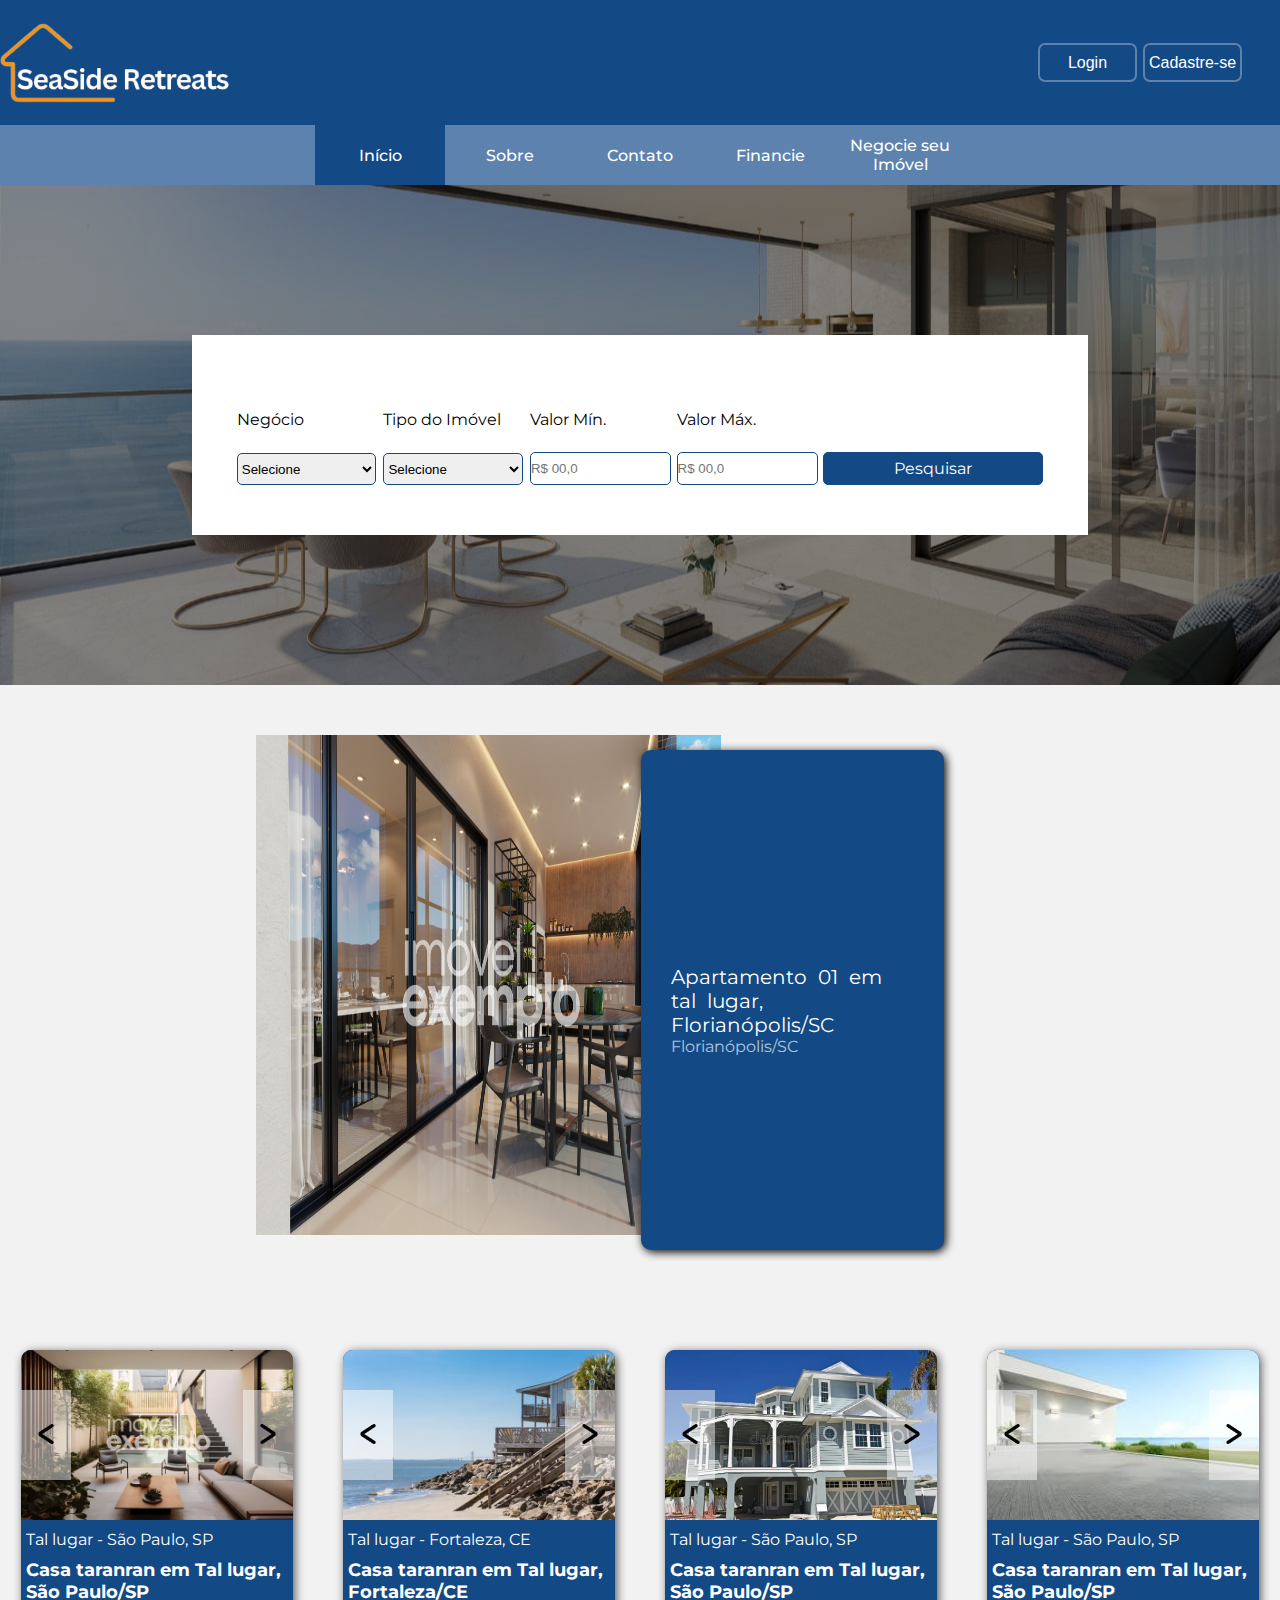
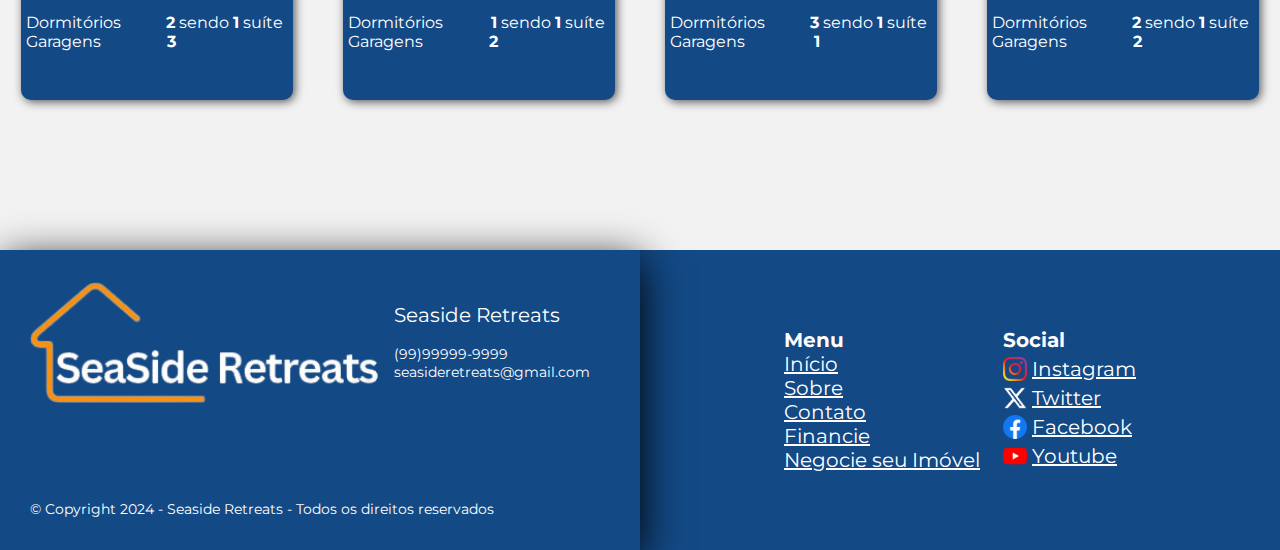
<file: Site/Início/index.html>
<!DOCTYPE html>
<html lang="pt-br">
<head>
    <meta charset="UTF-8">
    <meta http-equiv="X-UA-Compatible" content="IE=edge">
    <meta name="viewport" content="width=device-width, initial-scale=1.0">
    <title>SeaSide Retreats</title>
    <link rel="stylesheet" href="telas.css">
</head>
<body>

    <header id="cabecalho1">

        <img src="Logo Seaside.png" alt="Logo" width="230px">
        <div id="LoCa">
            <a id="linkLogin" href="../Login/login.html"><button id="login" class="botoes" >Login</button></a>
            <a id="linkCad" href="../Cadastro/cadastro.html"><button class="botoes" id="login">Cadastre-se</button></a>
        </div>

    </header>
    <nav id="barraNavegacao">

        <ul id="menu">

            <li class="menuItens"><a class="linkMenu" href="../Início/index.html" id="inicio">Início</a></li>
            <li class="menuItens"><a class="linkMenu" href="../Sobre/sobre.html" id="sobre">Sobre</a></li>
            <li class="menuItens"><a class="linkMenu" href="../Contato/contato.html" id="contato">Contato</a></li>
            <li class="menuItens"><a class="linkMenu" href="../Financie/financie.html" id="financie">Financie</a></li>
            <li class="menuItens"><a class="linkMenu" href="../Site/Negocio/negocio.html" id="negocie">Negocie seu Imóvel</a></li>

        </ul>

    </nav>

    <div id="caixaFiltro">
        <div id="sombra">
                <form action="pesquisa.html" name="filtroPesquisa" id="filtro">
                    <ul id="menuFiltro">

                        <li class="itensFiltro">Negócio

                            <select name="negocio" id="selectNegocio" class= "selectsFiltro">
                                <option value="Selecione" disabled selected class="optionsFiltro">Selecione</option>
                                <option value="Comprar" class="optionsFiltro">Comprar</option>
                                <option value="Alugar" class="optionsFiltro">Alugar</option>
                            </select>

                        </li>
                        <li class="itensFiltro">Tipo do Imóvel

                            <select name="tipo" class="selectsFiltro" >
                                <option value="Selecione" disabled selected class="optionsFiltro">Selecione</option>
                                <option value="Apartamento" class="optionsFiltro">Apartamento</option>
                                <option value="Casa" class="optionsFiltro">Casa</option>
                            </select>

                        </li>
                        <li class="itensFiltro">Valor Mín.
                            <input type="text" name="valorMin" id="" class="inputsFiltro" placeholder="R$ 00,0">
                        </li>
                        <li class="itensFiltro">Valor Máx.
                            <input type="text" name="valormax" class="inputsFiltro" placeholder="R$ 00,0">
                        </li>
                        <input type="submit" value="Pesquisar" id="submitPesquisa" class="inputsFiltro">
                    </ul>
                        

                </form>
        </div>
    </div>
    <div id="centerMain">
        <main id="destaque">

            <div id="imagem"></div>
            <div id="descDestaque">
                <div id="textoDestaque">
                    <p id="tituloDestaque">Apartamento 01 em tal lugar, Florianópolis/SC</p>

                    <p id="cidadeEstado">Florianópolis/SC</p>
                </div>
            </div>
            

        </main>
        <ul id="casas1">

            <li class="itens-casas"><div class="itens-casas-div" id="casa1">

                <button id="btn-left1" class="btn-casas" onclick="mudarImgEsquerda()"><img src="seta-left btn.png" alt="seta" width="20px"></button>
                <button id="btn-right1" class="btn-casas" onclick="mudarImgDireita()"><img src="seta-right btn .png" alt="seta" width="20px"></button>

            </div>

                <p id="local-casa1">Tal lugar - São Paulo, SP</p>
                <p id="desc-casa1"><b>Casa taranran em Tal lugar, São Paulo/SP</b></p>
                <span id="dorm-casa1">Dormitórios  <p><b>2</b> sendo <b>1</b> suíte</p></span>
                <p id="gar-casa1">Garagens <strong>3</strong></p></li>

            <li class="itens-casas"><div class="itens-casas-div" id="casa2">

                <button id="btn-left1" class="btn-casas" onclick="mudarImgEsquerda()"><img src="seta-left btn.png" alt="seta" width="20px"></button>
                <button id="btn-right1" class="btn-casas" onclick="mudarImgDireita()"><img src="seta-right btn .png" alt="seta" width="20px"></button>

            </div>

                <p id="local-casa1">Tal lugar - Fortaleza, CE</p>
                <p id="desc-casa1"><b>Casa taranran em Tal lugar, Fortaleza/CE</b></p>
                <span id="dorm-casa1">Dormitórios  <p><b>1</b> sendo <b>1</b> suíte</p></span>
                <p id="gar-casa1">Garagens <strong>2</strong></p></li>

            <li class="itens-casas"><div class="itens-casas-div" id="casa3">

                <button id="btn-left1" class="btn-casas" onclick="mudarImgEsquerda()"><img src="seta-left btn.png" alt="seta" width="20px"></button>
                <button id="btn-right1" class="btn-casas" onclick="mudarImgDireita()"><img src="seta-right btn .png" alt="seta" width="20px"></button>

            </div>

                <p id="local-casa1">Tal lugar - São Paulo, SP</p>
                <p id="desc-casa1"><b>Casa taranran em Tal lugar, São Paulo/SP</b></p>
                <span id="dorm-casa1">Dormitórios  <p><b>3</b> sendo <b>1</b> suíte</p></span>
                <p id="gar-casa1">Garagens <strong>1</strong></p></li>

            <li class="itens-casas"><div class="itens-casas-div" id="casa4">

                <button id="btn-left1" class="btn-casas" onclick="mudarImgEsquerda()"><img src="seta-left btn.png" alt="seta" width="20px"></button>
                <button id="btn-right1" class="btn-casas" onclick="mudarImgDireita()"><img src="seta-right btn .png" alt="seta" width="20px"></button>

            </div>
                <p id="local-casa1">Tal lugar - São Paulo, SP</p>
                <p id="desc-casa1"><b>Casa taranran em Tal lugar, São Paulo/SP</b></p>
                <span id="dorm-casa1">Dormitórios  <p><b>2</b> sendo <b>1</b> suíte</p></span>
                <p id="gar-casa1">Garagens <strong>2</strong></p></li>
        </ul>
    </div>
    <footer id="rodape">

        <div id="sep1" class="sep">
            <div id="sep1-uppart">

                <img src="../Início/Logo Seaside.png" alt="Seaside Retreats" id="imgRodape">

                <div id="contatos">

                    <p id="seasideRodape">Seaside Retreats</p>
                    <br>
                    <p>(99)99999-9999</p>
                    <p>seasideretreats@gmail.com</p>

                </div>
            </div>

            <p id="copy">© Copyright 2024 - Seaside Retreats - Todos os direitos reservados</p>

        </div>
        <div id="sep2" class="sep">

            <div id="sep2-division">

                <ul id="sep2-division1">
                    <li><b>Menu</b></li>
                    <li ><a class="itens-division1" href="../Início/index.html">Início</a></li>
                    <li ><a class="itens-division1" href="../Sobre/sobre.html">Sobre</a></li>
                    <li ><a class="itens-division1" href="../Contato/contato.html">Contato</a></li>
                    <li ><a class="itens-division1" href="../Financie/financie.html">Financie</a></li>
                    <li ><a class="itens-division1" href="../Negocio/negocio.html">Negocie seu Imóvel</a></li>

                </ul>
                <ul id="sep2-division2">

                    <li class="sep2-division2-li"><b>Social</b></li>
                    <li class="sep2-division2-li"><img src="Instagram.png" alt="Instagram" width="24px"><a href="" class="itens-division2">Instagram</a></li>
                    <li class="sep2-division2-li"><img src="X.png" alt="Twitter" width="24px"><a href="" class="itens-division2">Twitter</a></li>
                    <li class="sep2-division2-li"><img src="Facebook.png" alt="Facebook" width="24px"><a href="" class="itens-division2">Facebook</a></li>
                    <li class="sep2-division2-li"><img src="Youtube.png" alt="Youtube" width="24px"><a href="" class="itens-division2">Youtube</a></li>

                </ul>

            </div>

        </div>

    </footer>
    <script src="site.js"></script>
</body>
</html>
</file>
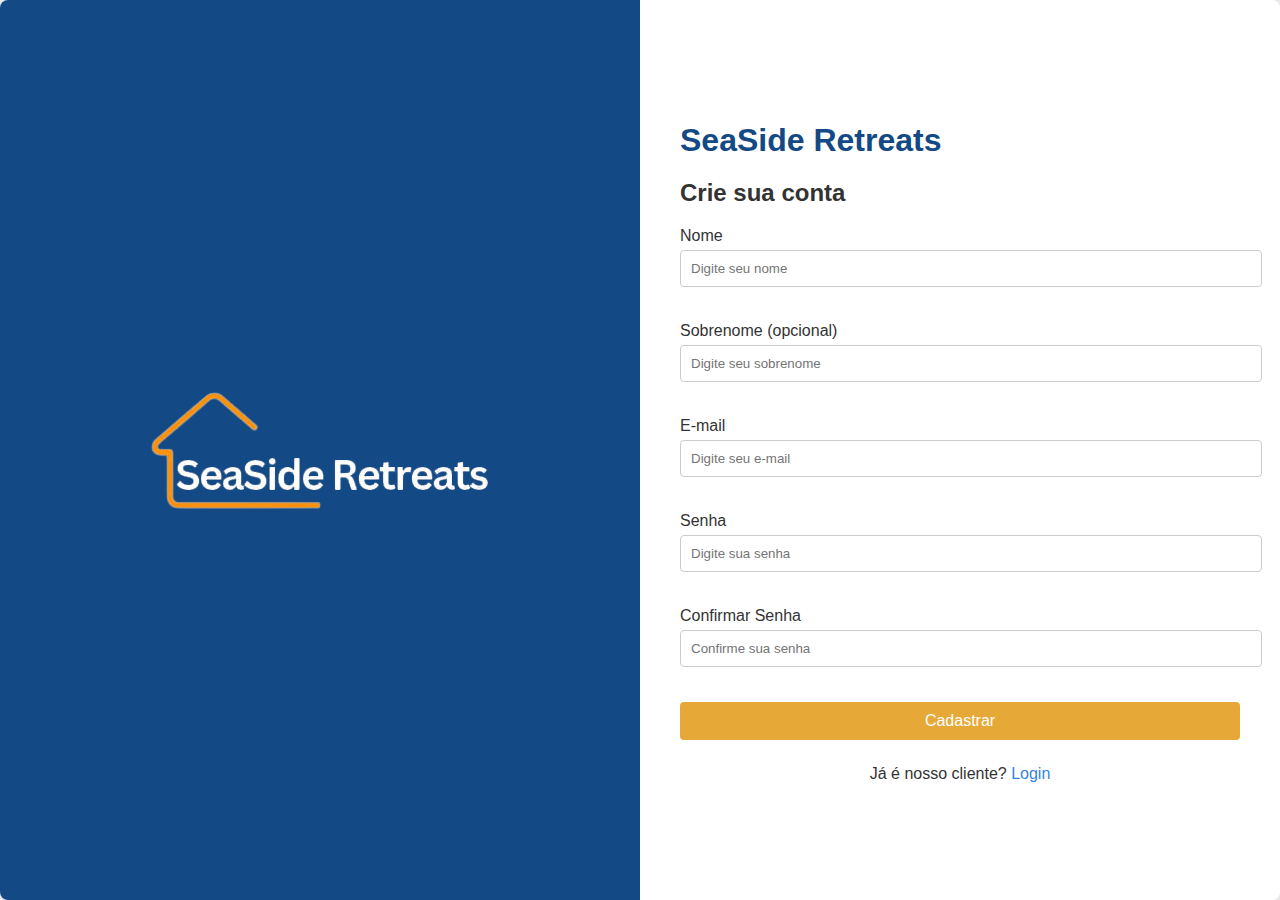
<file: Site/Cadastro/cadastro.html>
<!DOCTYPE html>
<html lang="pt-BR">
<head>
    <meta charset="UTF-8">
    <meta name="viewport" content="width=device-width, initial-scale=1.0">
    <title>SeaSide Retreats - Cadastro</title>
    <link rel="stylesheet" href="cad.css">
    <script src="cad.js" defer ></script>
</head>
<body>
    <div class="div-principal">
        <div class="c div-esquerda">
            <img src="Logo Seaside.png" alt="SeaSide Retreats" class="logo">
        </div>
        <div class="c div-direita">
            <form id="form-cadastro" action="../Login/login.html">
                <h1><span>SeaSide</span> Retreats</h1>
                <h2>Crie sua conta</h2>
                <div class="perguntas">
                    <label for="name">Nome</label>
                    <input type="text" id="nome" placeholder="Digite seu nome">
                    <span class="erro"></span>
                </div>
                <div class="perguntas">
                    <label for="surname">Sobrenome (opcional)</label>
                    <input type="text" id="sobrenome" placeholder="Digite seu sobrenome">
                    <span class="erro"></span>
                </div>
                <div class="perguntas">
                    <label for="email">E-mail</label>
                    <input type="email" id="email" placeholder="Digite seu e-mail">
                    <span class="erro"></span>
                </div>
                <div class="perguntas">
                    <label for="password">Senha</label>
                    <input type="password" id="senha" placeholder="Digite sua senha">
                    <span class="erro"></span>
                </div>
                <div class="perguntas">
                    <label for="confsenha">Confirmar Senha</label>
                    <input type="password" id="confsenha" placeholder="Confirme sua senha">
                    <span class="erro"></span>
                </div>
                <button type="submit">Cadastrar</button>
                <p class="link">Já é nosso cliente? <a href="../Login/login.html">Login</a></p>
            </form>
        </div>
    </div>
</body>
</html>
</file>
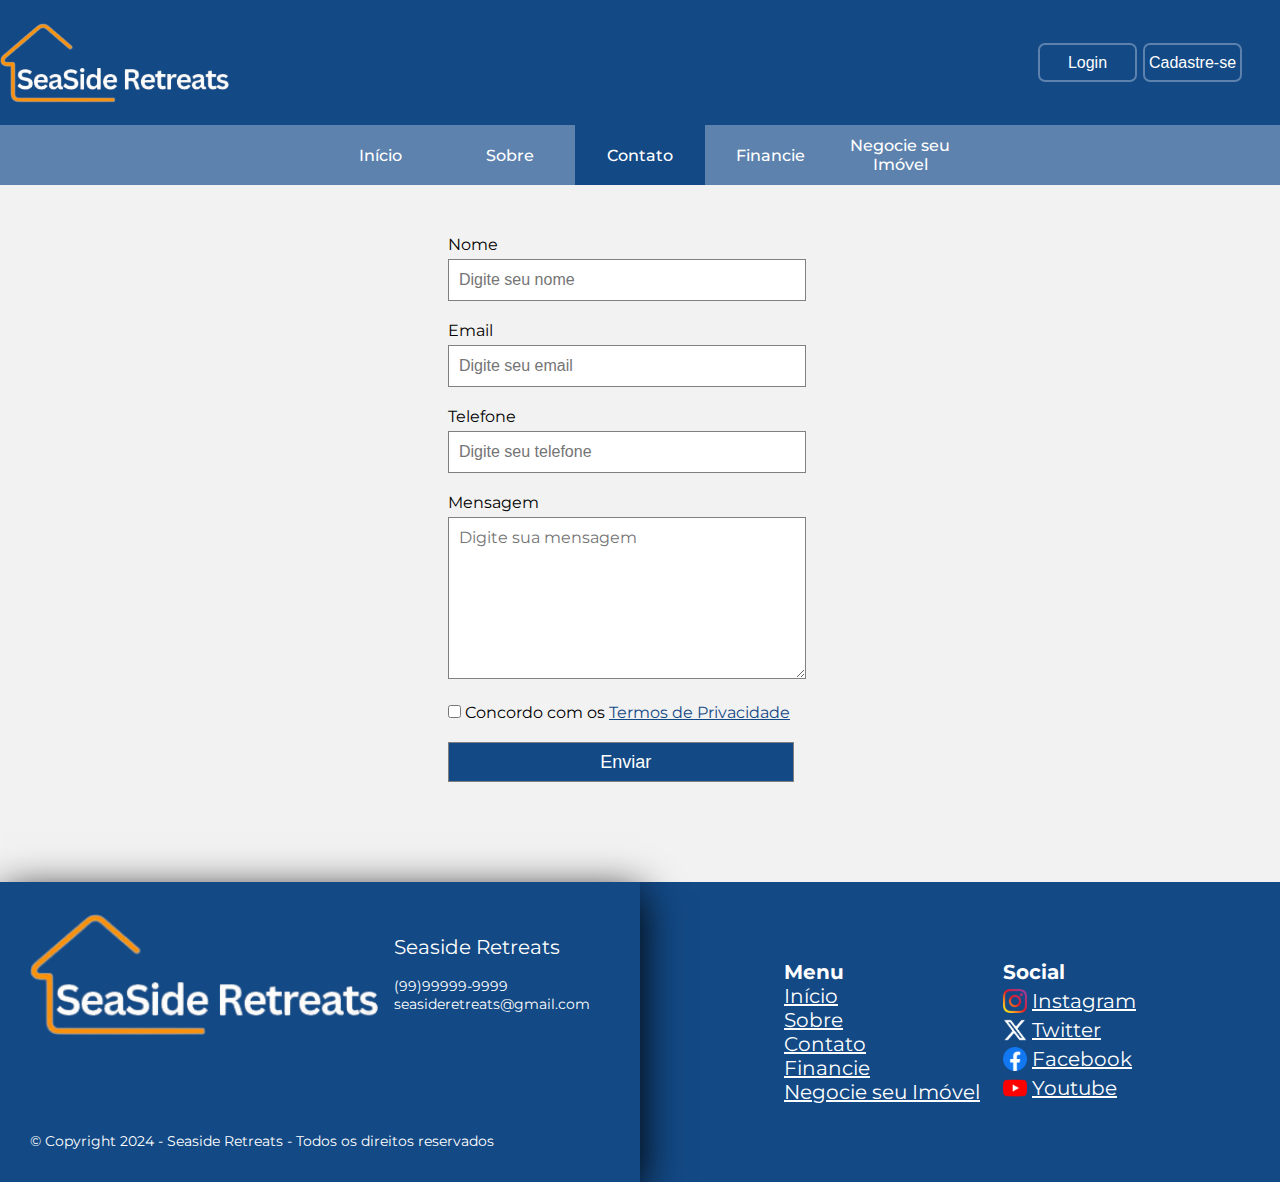
<file: Site/Contato/contato.html>
<!DOCTYPE html>
<html lang="pt-br">
<head>
    <meta charset="UTF-8">
    <meta name="viewport" content="width=device-width, initial-scale=1.0">
    <title>SeaSide Retreats</title>
    <link rel="stylesheet" href="contato.css">
</head>
<body>
    <header id="cabecalho1">

        <img src="../Início/Logo Seaside.png" alt="Logo" width="230px">
        <div id="LoCa">
            <a id="linkLogin" href="../Login/login.html"><button id="login" class="botoes" >Login</button></a>
            <a id="linkCad" href="../Cadastro/cadastro.html"><button class="botoes" id="login">Cadastre-se</button></a>
        </div>

    </header>
    <nav id="barraNavegacao">

        <ul id="menu">

            <li class="menuItens"><a class="linkMenu" href="../Início/index.html" id="inicio">Início</a></li>
            <li class="menuItens"><a class="linkMenu" href="../Sobre/sobre.html" id="sobre">Sobre</a></li>
            <li class="menuItens"><a class="linkMenu" href="../Contato/contato.html" id="contato">Contato</a></li>
            <li class="menuItens"><a class="linkMenu" href="../Financie/financie.html" id="financie">Financie</a></li>
            <li class="menuItens"><a class="linkMenu" href="../Negocie/negocio.html" id="negocie">Negocie seu Imóvel</a></li>

        </ul>

    </nav>
    <div id="centerContato">

        <form action="#" id="formContato" onsubmit="return msgContato()" name="msg">

            <p class="text-form-contato">Nome<input type="text" name='nome' class="inputsContato" id="nome" placeholder="Digite seu nome"></p>
            <p class="text-form-contato">Email<input type="text" name="email" class="inputsContato" id="email" placeholder="Digite seu email"></p>
            <p class="text-form-contato">Telefone<input type="text" class="inputsContato" id="tel" name="tel" placeholder="Digite seu telefone"></p>
            <p class="text-form-contato">Mensagem<textarea type="text" class="inputsContato" name="msg" id="msg" placeholder="Digite sua mensagem"></textarea></p>
            <p id="termsp"><input type="checkbox" name="terms" id="terms" onclick="checar()"> Concordo com os <a href="">Termos de Privacidade</a></p>
            <span id="erroterms"></span>
            <input type="submit" value="Enviar" name="enviar" id="enviar" class="inputsContato">


        </form>

    </div>
    <footer id="rodape">

        <div id="sep1" class="sep">
            <div id="sep1-uppart">

                <img src="../Início/Logo Seaside.png" alt="Seaside Retreats" id="imgRodape">

                <div id="contatos">

                    <p id="seasideRodape">Seaside Retreats</p>
                    <br>
                    <p>(99)99999-9999</p>
                    <p>seasideretreats@gmail.com</p>

                </div>
            </div>

            <p id="copy">© Copyright 2024 - Seaside Retreats - Todos os direitos reservados</p>

        </div>
        <div id="sep2" class="sep">

            <div id="sep2-division">

                <ul id="sep2-division1">
                    <li><b>Menu</b></li>
                    <li ><a class="itens-division1" href="../Início/index.html">Início</a></li>
                    <li ><a class="itens-division1" href="../Sobre/sobre.html">Sobre</a></li>
                    <li ><a class="itens-division1" href="../Contato/contato.html">Contato</a></li>
                    <li ><a class="itens-division1" href="../Financie/financie.html">Financie</a></li>
                    <li ><a class="itens-division1" href="../Negocie/negocio.html">Negocie seu Imóvel</a></li>

                </ul>
                <ul id="sep2-division2">

                    <li class="sep2-division2-li"><b>Social</b></li>
                    <li class="sep2-division2-li"><img src="../Início/Instagram.png" alt="Instagram" width="24px"><a href="" class="itens-division2">Instagram</a></li>
                    <li class="sep2-division2-li"><img src="../Início/X.png" alt="Twitter" width="24px"><a href="" class="itens-division2">Twitter</a></li>
                    <li class="sep2-division2-li"><img src="../Início/Facebook.png" alt="Facebook" width="24px"><a href="" class="itens-division2">Facebook</a></li>
                    <li class="sep2-division2-li"><img src="../Início/Youtube.png" alt="Youtube" width="24px"><a href="" class="itens-division2">Youtube</a></li>

                </ul>

            </div>

        </div>

    </footer>
    <script src="contato.js"></script>
</body>
</html>
</file>
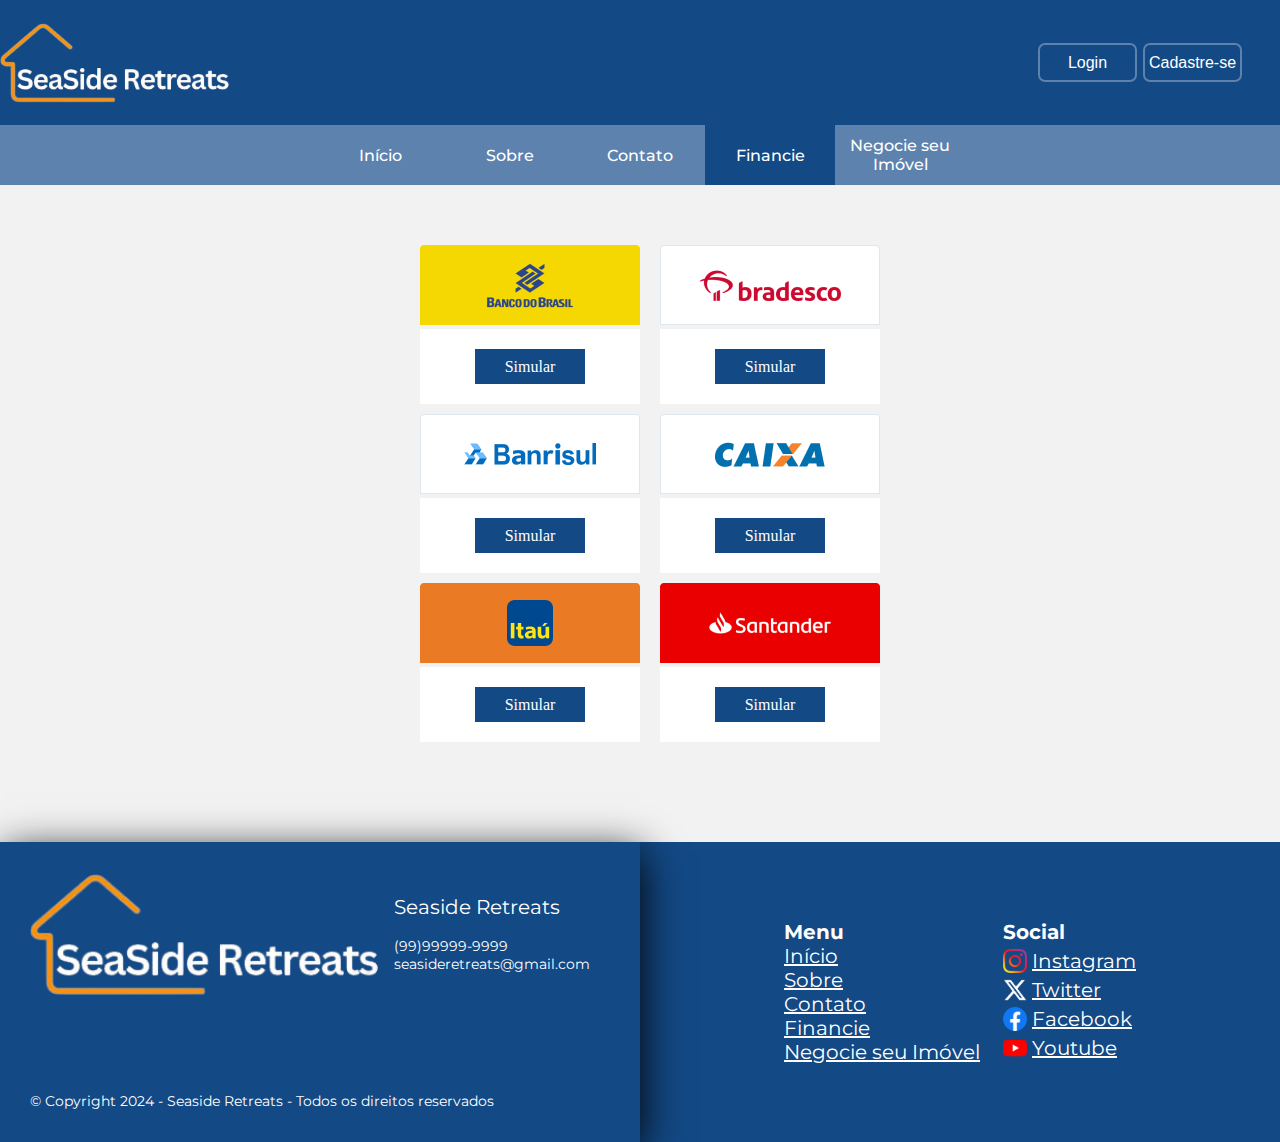
<file: Site/Financie/financie.html>
<!DOCTYPE html>
<html lang="pt-br">
<head>
    <meta charset="UTF-8">
    <meta http-equiv="X-UA-Compatible" content="IE=edge">
    <meta name="viewport" content="width=device-width, initial-scale=1.0">
    <title>SeaSide Retreats</title>
    <link rel="stylesheet" href="financie.css">
</head>
<body>

    <header id="cabecalho1">

        <img src="../Início/Logo Seaside.png" alt="Logo" width="230px">
        <div id="LoCa">
            <a id="linkLogin" href="../Login/login.html"><button id="login" class="botoes" >Login</button></a>
            <a id="linkCad" href="../Cadastro/cadastro.html"><button class="botoes" id="login">Cadastre-se</button></a>
        </div>

    </header>
    <nav id="barraNavegacao">

        <ul id="menu">

            <li class="menuItens"><a class="linkMenu" href="../Início/index.html" id="inicio">Início</a></li>
            <li class="menuItens"><a class="linkMenu" href="../Sobre/sobre.html" id="sobre">Sobre</a></li>
            <li class="menuItens"><a class="linkMenu" href="../Contato/contato.html" id="contato">Contato</a></li>
            <li class="menuItens"><a class="linkMenu" href="../Financie/financie.html" id="financie">Financie</a></li>
            <li class="menuItens"><a class="linkMenu" href="../Site/Negocio/negocio.html" id="negocie">Negocie seu Imóvel</a></li>

        </ul>

    </nav>
    <div id="centerText">

        <ul id="bancos">

            <li class="bancosItem">
                <img src="bancobrasil.png" alt="Banco do Brasil">
                <div class="btndiv">
                    <a href="https://www42.bb.com.br/portalbb/imobiliario/creditoimobiliario/simular,802,2250,2250.bbx">Simular</a>
                </div>
            </li>
            <li class="bancosItem">
                <img src="bradesco.png" alt="Bradesco">
                <div class="btndiv">
                    <a href="https://banco.bradesco/html/classic/produtos-servicos/emprestimo-e-financiamento/encontre-seu-credito/simuladores-imoveis.shtm">Simular</a>
                </div>
            </li>
            <li class="bancosItem">
                <img src="branrisul.png" alt="Branrisul">
                <div class="btndiv">
                    <a href="http://www.banrisul.com.br/bob/link/bobw02hn_conteudo_lista2.aspx?secao_id=1069">Simular</a>
                </div>
            </li>
            <li class="bancosItem">
                <img src="caixa.png" alt="Caixa">
                <div class="btndiv">
                    <a href="http://www8.caixa.gov.br/siopiinternet/simulaOperacaoInternet.do?method=inicializarCasoUso">Simular</a>
                </div>
            </li>
            <li class="bancosItem">
                <img src="itau.png" alt="Itaú">
                <div class="btndiv">
                    <a href="https://credito-imobiliario.itau.com.br/proposta">Simular</a>
                </div>
            </li>
            <li class="bancosItem">
                <img src="santander.png" alt="Santader">
                <div class="btndiv">
                    <a href="https://www.negociosimobiliarios.santander.com.br/negociosimobiliarios/#/dados-pessoais">Simular</a>
                </div>
            </li>


        </ul>

    </div>
    <footer id="rodape">

        <div id="sep1" class="sep">
            <div id="sep1-uppart">

                <img src="../Início/Logo Seaside.png" alt="Seaside Retreats" id="imgRodape">

                <div id="contatos">

                    <p id="seasideRodape">Seaside Retreats</p>
                    <br>
                    <p>(99)99999-9999</p>
                    <p>seasideretreats@gmail.com</p>

                </div>
            </div>

            <p id="copy">© Copyright 2024 - Seaside Retreats - Todos os direitos reservados</p>

        </div>
        <div id="sep2" class="sep">

            <div id="sep2-division">

                <ul id="sep2-division1">
                    <li><b>Menu</b></li>
                    <li ><a class="itens-division1" href="../Início/index.html">Início</a></li>
                    <li ><a class="itens-division1" href="../Sobre/sobre.html">Sobre</a></li>
                    <li ><a class="itens-division1" href="../Contato/contato.html">Contato</a></li>
                    <li ><a class="itens-division1" href="../Financie/financie.html">Financie</a></li>
                    <li ><a class="itens-division1" href="../Negocie/negocio.html">Negocie seu Imóvel</a></li>

                </ul>
                <ul id="sep2-division2">

                    <li class="sep2-division2-li"><b>Social</b></li>
                    <li class="sep2-division2-li"><img src="../Início/Instagram.png" alt="Instagram" width="24px"><a href="" class="itens-division2">Instagram</a></li>
                    <li class="sep2-division2-li"><img src="../Início/X.png" alt="Twitter" width="24px"><a href="" class="itens-division2">Twitter</a></li>
                    <li class="sep2-division2-li"><img src="../Início/Facebook.png" alt="Facebook" width="24px"><a href="" class="itens-division2">Facebook</a></li>
                    <li class="sep2-division2-li"><img src="../Início/Youtube.png" alt="Youtube" width="24px"><a href="" class="itens-division2">Youtube</a></li>

                </ul>

            </div>

        </div>

    </footer>
</body>
</file>
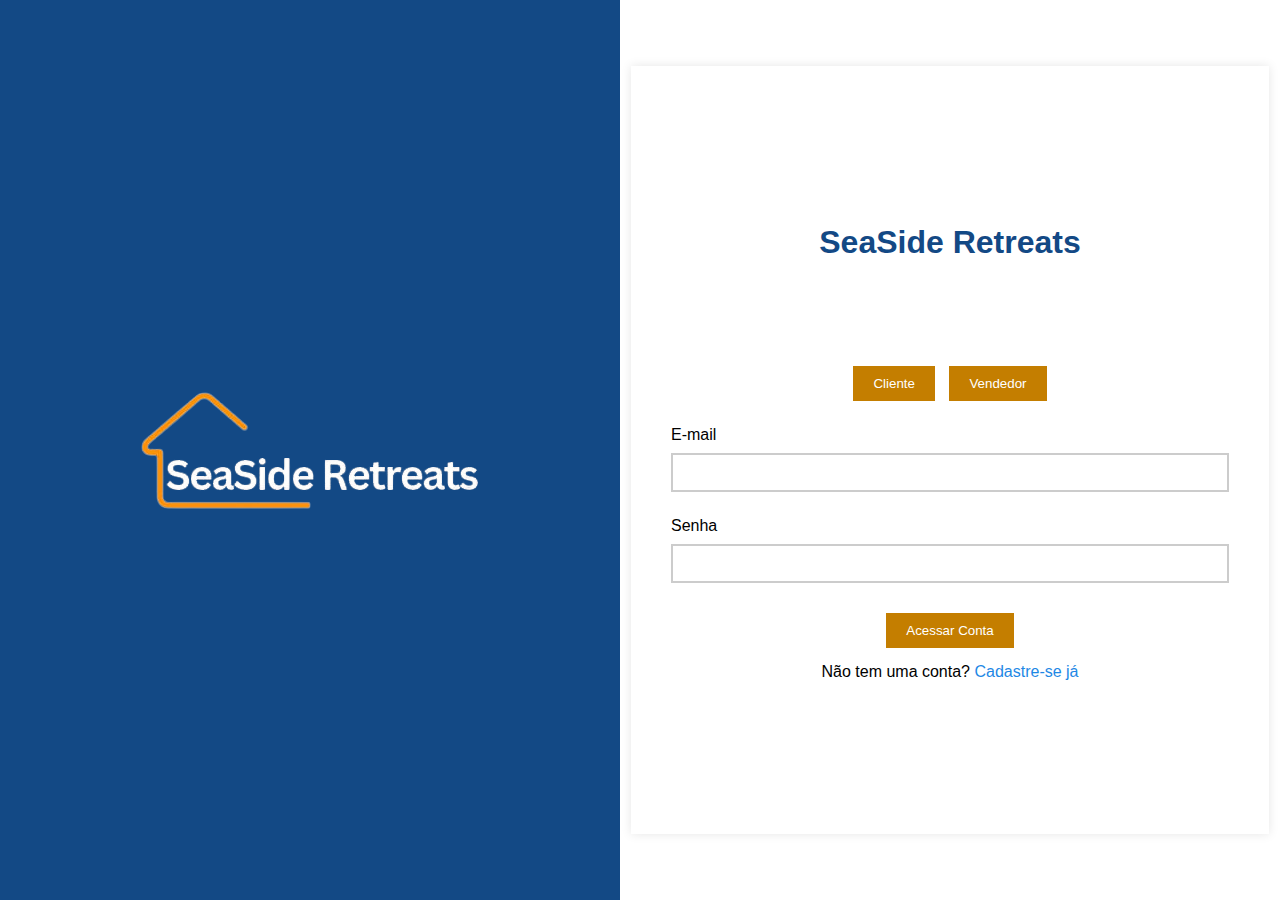
<file: Site/Login/login.html>
<!DOCTYPE html>
<html lang="pt-BR">
<head>
    <meta charset="UTF-8">
    <meta name="viewport" content="width=device-width, initial-scale=1.0">
    <title>SeaSide Retreats - Login</title>
    <link rel="stylesheet" href="login.css">
    <script src="login.js"></script>
</head>
<body>
    <div class="div-principal">
        <div class="div-esquerda">
            <img src="Logo Seaside.png" alt="SeaSide Retreats" class="logo">
        </div>
        <div class="div-direita">
            <div class="login">
                <h1>SeaSide Retreats</h1>
                <div class="botoes">
                    <button id="clienteBt" onclick="Cliente()">Cliente</button>
                    <button id="vendedorBt" onclick="Vendedor()">Vendedor</button>
                </div>
                <form id="login" onsubmit="return Formulario()" action="../Início/index.html">
                    <div class="respostas">
                        <label for="identificador" id="identifierLabel">E-mail</label>
                        <input type="text" id="identificador" name="identifier">
                        <span id="identErro" class="erroMensagem"></span>
                    </div>
                    <div class="respostas">
                        <label for="password">Senha</label>
                        <input type="password" id="senha" name="password">
                        <span id="senhaErro" class="erroMensagem"></span>
                    </div>
                    <button type="submit">Acessar Conta</button>
                </form>
                <p>Não tem uma conta? <a href="../Cadastro/cadastro.html">Cadastre-se já</a></p>
            </div>
        </div>
    </div>
</body>
</html>
</file>
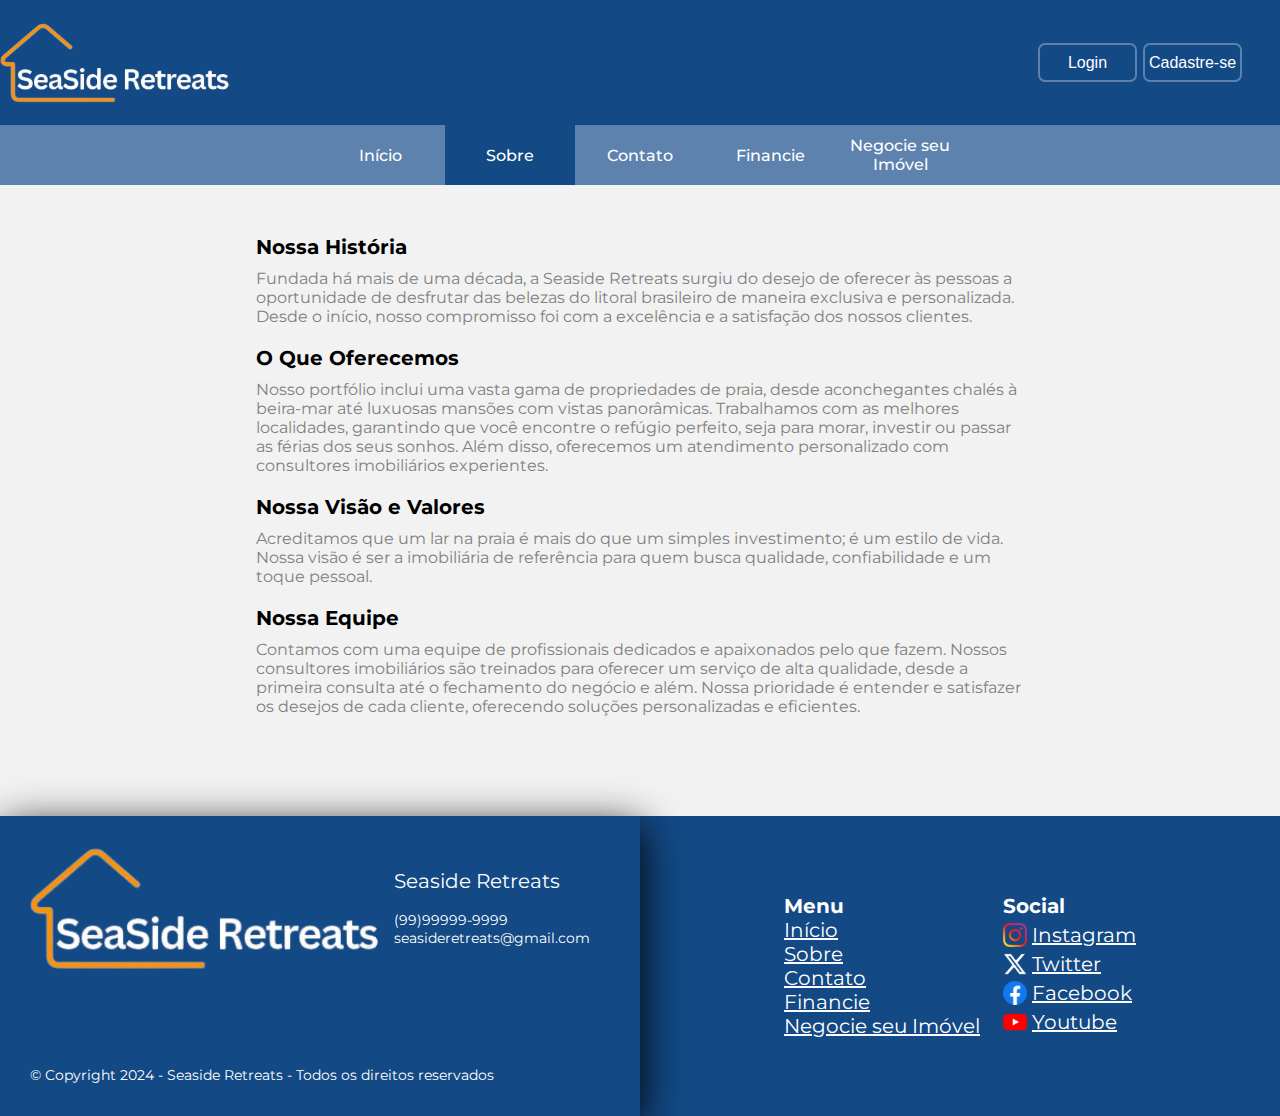
<file: Site/Sobre/sobre.html>
<!DOCTYPE html>
<html lang="pt-br">
<head>
    <meta charset="UTF-8">
    <meta http-equiv="X-UA-Compatible" content="IE=edge">
    <meta name="viewport" content="width=device-width, initial-scale=1.0">
    <title>SeaSide Retreats</title>
    <link rel="stylesheet" href="telaSobre.css">
</head>
<body>
    <header id="cabecalho1">

        <img src="../Início/Logo Seaside.png" alt="Logo" width="230px">
        <div id="LoCa">
            <a id="linkLogin" href="../Login/login.html"><button id="login" class="botoes" >Login</button></a>
            <a id="linkCad" href="../Cadastro/cadastro.html"><button class="botoes" id="login">Cadastre-se</button></a>
        </div>

    </header>
    <nav id="barraNavegacao">

        <ul id="menu">

            <li class="menuItens"><a class="linkMenu" href="../Início/index.html" id="inicio">Início</a></li>
            <li class="menuItens"><a class="linkMenu" href="../Sobre/sobre.html" id="sobre">Sobre</a></li>
            <li class="menuItens"><a class="linkMenu" href="../Contato/contato.html" id="contato">Contato</a></li>
            <li class="menuItens"><a class="linkMenu" href="../Financie/financie.html" id="financie">Financie</a></li>
            <li class="menuItens"><a class="linkMenu" href="../Negocie/negocio.html" id="negocie">Negocie seu Imóvel</a></li>

        </ul>

    </nav>
    <div id="center-text">
        <div id="textSobre">

            <h2>Nossa História</h2>
            <p>Fundada há mais de uma década, a Seaside Retreats surgiu do desejo de oferecer às pessoas a oportunidade de desfrutar das belezas do litoral brasileiro de maneira exclusiva e personalizada. Desde o início, nosso compromisso foi com a excelência e a satisfação dos nossos clientes.</p>
            <h2>O Que Oferecemos</h2>
            <p>Nosso portfólio inclui uma vasta gama de propriedades de praia, desde aconchegantes chalés à beira-mar até luxuosas mansões com vistas panorâmicas. Trabalhamos com as melhores localidades, garantindo que você encontre o refúgio perfeito, seja para morar, investir ou passar as férias dos seus sonhos. Além disso, oferecemos um atendimento personalizado com consultores imobiliários experientes.</p>
            <h2>Nossa Visão e Valores</h2>
            <p>Acreditamos que um lar na praia é mais do que um simples investimento; é um estilo de vida. Nossa visão é ser a imobiliária de referência para quem busca qualidade, confiabilidade e um toque pessoal.</p>
            <h2>Nossa Equipe</h2>
            <p>Contamos com uma equipe de profissionais dedicados e apaixonados pelo que fazem. Nossos consultores imobiliários são treinados para oferecer um serviço de alta qualidade, desde a primeira consulta até o fechamento do negócio e além. Nossa prioridade é entender e satisfazer os desejos de cada cliente, oferecendo soluções personalizadas e eficientes.</p>

        </div>
    </div>
    <footer id="rodape">

        <div id="sep1" class="sep">
            <div id="sep1-uppart">

                <img src="../Início/Logo Seaside.png" alt="Seaside Retreats" id="imgRodape">

                <div id="contatos">

                    <p id="seasideRodape">Seaside Retreats</p>
                    <br>
                    <p>(99)99999-9999</p>
                    <p>seasideretreats@gmail.com</p>

                </div>
            </div>

            <p id="copy">© Copyright 2024 - Seaside Retreats - Todos os direitos reservados</p>

        </div>
        <div id="sep2" class="sep">

            <div id="sep2-division">

                <ul id="sep2-division1">
                    <li><b>Menu</b></li>
                    <li ><a class="itens-division1" href="../Início/index.html">Início</a></li>
                    <li ><a class="itens-division1" href="../Sobre/sobre.html">Sobre</a></li>
                    <li ><a class="itens-division1" href="../Contato/contato.html">Contato</a></li>
                    <li ><a class="itens-division1" href="../Financie/financie.html">Financie</a></li>
                    <li ><a class="itens-division1" href="../Negocie/negocio.html">Negocie seu Imóvel</a></li>

                </ul>
                <ul id="sep2-division2">

                    <li class="sep2-division2-li"><b>Social</b></li>
                    <li class="sep2-division2-li"><img src="../Início/Instagram.png" alt="Instagram" width="24px"><a href="" class="itens-division2">Instagram</a></li>
                    <li class="sep2-division2-li"><img src="../Início/X.png" alt="Twitter" width="24px"><a href="" class="itens-division2">Twitter</a></li>
                    <li class="sep2-division2-li"><img src="../Início/Facebook.png" alt="Facebook" width="24px"><a href="" class="itens-division2">Facebook</a></li>
                    <li class="sep2-division2-li"><img src="../Início/Youtube.png" alt="Youtube" width="24px"><a href="" class="itens-division2">Youtube</a></li>

                </ul>

            </div>

        </div>

    </footer>
</body>
</html>
</file>
<file: Site/Início/telas.css>
@import url('https://fonts.googleapis.com/css2?family=Montserrat:ital,wght@0,100..900;1,100..900&display=swap');

*{

    margin: 0px;
    border: 0px;
    padding: 0px;

}
body{

    background-color: rgb(242, 242, 242);

}
/* CABECALHO E BARRA DE NAVEGACAO */
#cabecalho1{

    background-color: #134985;
    width: 100%;
    height: 125px;
    display: flex;
    align-items: center;
    justify-content: space-between;
    font-family: Montserrat;

}
#LoCa{

    width: 200px;
    height: 35px;
    display: flex;
    justify-content: space-between;
    margin-right: 40px;

}
.botoes{

    width: 95px;
    height: 35px;
    font-size: 16px;
    background-color: transparent;
    outline: solid #5D82AE 2px;
    color: white;
    transition: all 150ms ease-in-out;
    border-radius: 5px;
    cursor: pointer;
    
}


.botoes:hover{

    background-color: #5D82AE;

}
#barraNavegacao{

    background-color: #5D82AE;
    width: 100%;
    height: 60px;
    display: flex;
    align-items: center;
    justify-content: center;
    font-size: 18px;

}
#menu{

    width: 40%;
    display: flex;
    justify-content: center;
    list-style: none;
    align-items: center;
}
.menuItens{

    display: flex;
    align-items: center;
    justify-content: center;

}
.linkMenu{

    font-family: Montserrat;
    font-weight: 500;
    font-size: 16px;
    transition: all 150ms ease-in-out;
    align-items: center;
    justify-content: center;
    display: flex;
    height: 60px;
    width: 130px;
    text-align: center;
    text-decoration: none;
    color: white;

}
.linkMenu:hover{

    background-color: #134985;
    color: white;

}
#inicio{

    background-color: #134985;

}
.linkMenu::after{

    text-decoration: none;
    color: black;


}
/* FILTRO */
#caixaFiltro{

    background-image: url(casaPraia3.jpg);
    background-position: left center;
    background-size: cover;
    width: 100%;
    height: 500px;
    z-index: 9999;
    

}
#sombra{

    background-color: rgba(0, 0, 0, 0.459);
    z-index: 1;
    width: 100%;
    height: 500px;
    display: flex;
    align-items: center;
    justify-content: center;

}
#filtro{
    background-color: white;
    width: 70%;
    height: 200px;
    display: flex;
    justify-content: center;
    align-items: center;
    font-family: Montserrat;
    font-size: 16px;

}
#menuFiltro{

    list-style: none;
    width: 90%;
    height: 100px;
    display: flex;
}
.itensFiltro{

    width: 20%;
    height: 75px;
    display: flex;
    flex-wrap: wrap;
    align-self: end;
}
.selectsFiltro{

    width: 95%;
    height: 32px;
    display: flex;
    flex-wrap: wrap;
    margin-top: 15px;
    border-radius: 5px;
    border: solid #134985 1px;
    align-self: end;

}
.selectsFiltro:active {
    border: none;
    outline: none;
    border-radius: 5px;
    border: solid #134985 1px;
}
.inputsFiltro{

    width: 95%;
    height: 31px;
    margin-top: 15px;
    border-radius: 5px;
    border: solid #134985 1px;
    align-self: end;

}
#submitPesquisa{

    font-family: Montserrat;
    width: 30%;
    height: 33px;
    display: flex;
    align-self: end;
    text-align: center;
    align-items: center;
    justify-content: center;
    background-color: #134985;
    color: white;
    font-size: 16px;

}
/* PRINCIPAL */
/* Destaque */
#centerMain{

    display: flex;
    justify-content: center;
    flex-wrap: wrap;

}
#destaque{

    width: 60%;
    height: 515px;
    margin: auto;
    margin-top: 50px;
    display: flex;

}
#imagem{

    background-image: url('casaDestaque.jpg');
    background-position: center center;
    width: 80%;
    height: 500px;
    background-size: 100% 500px;

}
#descDestaque{

    background-color: #134985;
    height: 500px;
    width: 400px;
    border-radius: 10px;
    align-self: end;
    right: 80px;
    display: flex;
    justify-content: center;
    flex-wrap: wrap;
    position: relative;
    box-shadow: 2px 2px 10px #000;

}
#textoDestaque{

    display: flex;
    justify-content: center;
    flex-direction: column;
    width: 80%;

}
#tituloDestaque{

    color: white;
    font-family: Montserrat;
    font-weight: 10px;
    font-size: 20px;
    width: 100%;
    margin-top: 20px;
    word-spacing: 6px;
}
#cidadeEstado{
    display: flex;
    align-self: start;
    color: aliceblue;
    opacity: 70%;
    font-family: Montserrat;

}
#casas1{

    width: 90%;
    height: 400px;
    list-style: none;
    display: flex;
    margin-top: 100px;
    justify-content: center;
    font-family: Montserrat;

}
.itens-casas{

    width: 280px;
    height: 350px;
    margin-right: 50px;
    background-color:#134985;
    border-radius: 10px;
    color: white;
    box-shadow:  2px 2px 10px rgba(0, 0, 0, 0.638);
}
.itens-casas-div{

    width: 100%;
    height: 170px;
    margin-bottom: 10px;
    display:flex;
    justify-content: space-between;
    align-items: center;
    transition: all 100ms ease-in;
    background-position: center;
    background-size: 100%;
    background-repeat: no-repeat;
    border-top-left-radius: 10px;
    border-top-right-radius: 10px;


}
.itens-casas:last-of-type{

    margin-right: 0px;

}
#casa2{

    background-image: url('casa3.jpg');

}
#casa3{

    background-image: url('casa4.webp');

}
#casa4{

    background-image: url('casa5.jpg');

}
.btn-casas{

    width: 50px;
    height: 90px;
    background-color: rgba(255, 255, 255, 0.478);

}
#local-casa1{

    margin-left: 5px;
    margin-bottom: 10px;

}
#desc-casa1{

    font-size: 18px;
    font-weight: 300px;
    margin-left: 5px;
    margin-bottom: 10px;
}

#dorm-casa1{

    display: flex;
    justify-content: space-between;
    margin-left: 5px;
    width: 257px;
    margin-right: 10px;

}
#gar-casa1{

    margin-left: 5px;
    width: 150px;
    display: flex;
    justify-content: space-between;

}
/* RODAPÉ */
#rodape{
    
    width: 100%;
    height: 300px;
    display: flex;
    margin-top: 100px;

}
.sep{

    background-color: #134985;
    width: 50%;
    font-size: 14px;
}
#sep1{

    box-shadow: 2px 10px 40px -1px black;
    z-index: 9999;
    display: flex;
    color: white;
    font-family: Montserrat;
    align-items: center;
    justify-content: justify;
    flex-wrap: wrap;
}
#sep1-uppart{

    display: flex;
    align-items: center;
    width: 100%;
    justify-content: space-between;
    margin-left: 30px;
    margin-right: 50px;
    align-self: flex-start;
    margin-top: 30px;
}
#imgRodape{

    width: 350px;

}
#contatos{

    display: flex;
    flex-direction: column;
    

}
#seasideRodape{

    font-size: 20px;

}
#copy{

    margin-left: 30px;

}
#sep2{

    z-index: 1;
    display: flex;
    color: white;
    font-family: Montserrat;
    align-items: center;
    justify-content: center;
    font-family: Montserrat;
    font-size: 20px;
    flex-direction: row;

}
#sep2-division{

    width: 55%;
    display: flex;
    flex-direction: row;
    justify-content: space-between;

}
#sep2-division1{

    list-style: none;
    display: flex;
    flex-direction: column;

}

.itens-division1{

    text-decoration: underline;
    color: white;

}
#sep2-division2{

    list-style: none;
    display: flex;
    flex-direction: column;
    
}
#sep2-division2 > .sep2-division2-li{

    display: flex;
    align-items: center;
    margin-bottom: 5px;

}
.sep2-division2-li > img{

    margin-right: 5px;

}
.itens-division2{

    text-decoration: underline;
    color: white;

}
.itens-division2::after{

    text-decoration: underline;

}
</file>
<file: Site/Cadastro/cad.css>
body {
    font-family: Arial, sans-serif;
    background-color: #f0f0f0;
    display: flex;
    justify-content: center;
    align-items: center;
    height: 100vh;
    margin: 0;
}

.div-principal {
    display: flex;
    width: 100vw;
    height: 100vh;
    box-shadow: 0 0 10px rgba(0, 0, 0, 0.1);
    border-radius: 8px;
    overflow: hidden;
}

.c {
    padding: 40px;
    width: 50%;
    display: flex;
    flex-direction: column;
    justify-content: center;
}

.div-esquerda {
    background-color: #134985;
    display: flex;
    justify-content: center;
    align-items: center;
}

.logo {
    max-width: 80%;
}

.div-direita {
    background-color: #ffffff;
    display: flex;
    flex-direction: column;
    justify-content: center;
}

h1 {
    margin-bottom: 10px;
    color: #134985;
}

h2 {
    margin-bottom: 20px;
    color: #333333;
}

.perguntas {
    margin-bottom: 35px; /* Increased margin to provide more space for error message */
    position: relative;
}

.perguntas label {
    display: block;
    margin-bottom: 5px;
    color: #333333;
}

.perguntas input {
    width: 100%;
    padding: 10px;
    border: 1px solid #ccc;
    border-radius: 4px;
}

.perguntas .erro {
    color: #ff0000;
    font-size: 15px;
    margin-top: 8px; 
}

button {
    width: 100%;
    padding: 10px;
    background-color: #E6A937;
    border: none;
    border-radius: 4px;
    color: #ffffff;
    font-size: 16px;
    cursor: pointer;
    margin-bottom: 15px;
}

button:hover {
    background-color: #cc8a2e;
}

.link {
    font-size: 16px;
    text-align: center;
    margin-top: 10px;
    color: #333333;
}

.link a {
    color: #3782E6;
    text-decoration: none;
}

.link a:hover {
    text-decoration: underline;
}
</file>
<file: Site/Contato/contato.css>
@import url('https://fonts.googleapis.com/css2?family=Montserrat:ital,wght@0,100..900;1,100..900&display=swap');

*{

    margin: 0px;
    border: 0px;
    padding: 0px;

}
body{

    background-color: rgb(242, 242, 242);
    font-family: Montserrat;

}
/* CABECALHO E BARRA DE NAVEGACAO */
#cabecalho1{

    background-color: #134985;
    width: 100%;
    height: 125px;
    display: flex;
    align-items: center;
    justify-content: space-between;
    font-family: Montserrat;

}
#LoCa{

    width: 200px;
    height: 35px;
    display: flex;
    justify-content: space-between;
    margin-right: 40px;

}
.botoes{

    width: 95px;
    height: 35px;
    font-size: 16px;
    background-color: transparent;
    outline: solid #5D82AE 2px;
    color: white;
    transition: all 150ms ease-in-out;
    border-radius: 5px;
    cursor: pointer;
    
}


.botoes:hover{

    background-color: #5D82AE;

}
#barraNavegacao{

    background-color: #5D82AE;
    width: 100%;
    height: 60px;
    display: flex;
    align-items: center;
    justify-content: center;
    font-size: 18px;

}
#menu{

    width: 40%;
    display: flex;
    justify-content: center;
    list-style: none;
    align-items: center;
}
.menuItens{

    display: flex;
    align-items: center;
    justify-content: center;

}
.linkMenu{

    font-family: Montserrat;
    font-weight: 500;
    font-size: 16px;
    transition: all 150ms ease-in-out;
    align-items: center;
    justify-content: center;
    display: flex;
    height: 60px;
    width: 130px;
    text-align: center;
    text-decoration: none;
    color: white;

}
.linkMenu:hover{

    background-color: #134985;
    color: white;

}
#contato{

    background-color: #134985;

}
#centerContato{

    display: flex;
    justify-content: center;
    margin-top: 50px;

}
#formContato{

    width: 30%;

}
.inputsContato{

    width: 90%;
    height: 40px;
    margin-top: 5px;
    border: solid gray 1px;
    padding-left: 10px;
    font-size: 16px;

}
#msg{

    min-height: 150px;
    min-width: 90%;
    max-width: 90%;
    padding-top: 10px;
    font-family: Montserrat;

}
.text-form-contato{

    margin-top: 20px;

}
.text-form-contato:first-of-type{

    margin-top: 0px;

}
#termsp{

    margin-top: 20px;
    font-size: 16px;

}
#termsp a{

    text-decoration: underline;
    color: #134985;

}
#enviar{

    width: 90%;
    margin-top: 20px;
    background-color: #134985;
    color: white;
    font-size: 18px;
    cursor: pointer;

}
/* RODAPÉ */
#rodape{
    
    width: 100%;
    height: 300px;
    display: flex;
    margin-top: 100px;

}
.sep{

    background-color: #134985;
    width: 50%;
    font-size: 14px;
}
#sep1{

    box-shadow: 2px 10px 40px -1px black;
    z-index: 9999;
    display: flex;
    color: white;
    font-family: Montserrat;
    align-items: center;
    justify-content: justify;
    flex-wrap: wrap;
}
#sep1-uppart{

    display: flex;
    align-items: center;
    width: 100%;
    justify-content: space-between;
    margin-left: 30px;
    margin-right: 50px;
    align-self: flex-start;
    margin-top: 30px;
}
#imgRodape{

    width: 350px;

}
#contatos{

    display: flex;
    flex-direction: column;
    

}
#seasideRodape{

    font-size: 20px;

}
#copy{

    margin-left: 30px;

}
#sep2{

    z-index: 1;
    display: flex;
    color: white;
    font-family: Montserrat;
    align-items: center;
    justify-content: center;
    font-family: Montserrat;
    font-size: 20px;
    flex-direction: row;

}
#sep2-division{

    width: 55%;
    display: flex;
    flex-direction: row;
    justify-content: space-between;

}
#sep2-division1{

    list-style: none;
    display: flex;
    flex-direction: column;

}

.itens-division1{

    text-decoration: underline;
    color: white;

}
#sep2-division2{

    list-style: none;
    display: flex;
    flex-direction: column;
    
}
#sep2-division2 > .sep2-division2-li{

    display: flex;
    align-items: center;
    margin-bottom: 5px;

}
.sep2-division2-li > img{

    margin-right: 5px;

}
.itens-division2{

    text-decoration: underline;
    color: white;

}
.itens-division2::after{

    text-decoration: underline;

}
</file>
<file: Site/Financie/financie.css>
@import url('https://fonts.googleapis.com/css2?family=Montserrat:ital,wght@0,100..900;1,100..900&display=swap');

*{

    margin: 0px;
    border: 0px;
    padding: 0px;

}
body{

    background-color: rgb(242, 242, 242);

}
/* CABECALHO E BARRA DE NAVEGACAO */
#cabecalho1{

    background-color: #134985;
    width: 100%;
    height: 125px;
    display: flex;
    align-items: center;
    justify-content: space-between;
    font-family: Montserrat;

}
#LoCa{

    width: 200px;
    height: 35px;
    display: flex;
    justify-content: space-between;
    margin-right: 40px;

}
.botoes{

    width: 95px;
    height: 35px;
    font-size: 16px;
    background-color: transparent;
    outline: solid #5D82AE 2px;
    color: white;
    transition: all 150ms ease-in-out;
    border-radius: 5px;
    cursor: pointer;
    
}


.botoes:hover{

    background-color: #5D82AE;

}
#barraNavegacao{

    background-color: #5D82AE;
    width: 100%;
    height: 60px;
    display: flex;
    align-items: center;
    justify-content: center;
    font-size: 18px;

}
#menu{

    width: 40%;
    display: flex;
    justify-content: center;
    list-style: none;
    align-items: center;
}
.menuItens{

    display: flex;
    align-items: center;
    justify-content: center;

}
.linkMenu{

    font-family: Montserrat;
    font-weight: 500;
    font-size: 16px;
    transition: all 150ms ease-in-out;
    align-items: center;
    justify-content: center;
    display: flex;
    height: 60px;
    width: 130px;
    text-align: center;
    text-decoration: none;
    color: white;

}
.linkMenu:hover{

    background-color: #134985;
    color: white;

}
#financie{

    background-color: #134985;

}
.linkMenu::after{

    text-decoration: none;
    color: black;


}
/* CONTEÙDO */
#centerText{

    display: flex;
    justify-content: center;
    margin-top: 50px;

}
#bancos{

    list-style: none;
    width: 40%;
    flex-wrap: wrap;
    display: flex;
    justify-content: center;

}
.bancosItem{

    margin-left: 20px;
    margin-top: 10px;

}
.btndiv{

    width: 100%;
    height: 75px;
    background-color: white;
    margin-top: 0px;
    display: flex;
    align-items: center;
    justify-content: center;

}
.btndiv a{

    background-color: #134985;
    width: 50%;
    height: 35px;
    display: flex;
    align-items: center;
    justify-content: center;
    color: white;
    text-decoration: none;

}
/* RODAPÉ */
#rodape{
    
    width: 100%;
    height: 300px;
    display: flex;
    margin-top: 100px;

}
.sep{

    background-color: #134985;
    width: 50%;
    font-size: 14px;
}
#sep1{

    box-shadow: 2px 10px 40px -1px black;
    z-index: 9999;
    display: flex;
    color: white;
    font-family: Montserrat;
    align-items: center;
    justify-content: justify;
    flex-wrap: wrap;
}
#sep1-uppart{

    display: flex;
    align-items: center;
    width: 100%;
    justify-content: space-between;
    margin-left: 30px;
    margin-right: 50px;
    align-self: flex-start;
    margin-top: 30px;
}
#imgRodape{

    width: 350px;

}
#contatos{

    display: flex;
    flex-direction: column;
    

}
#seasideRodape{

    font-size: 20px;

}
#copy{

    margin-left: 30px;

}
#sep2{

    z-index: 1;
    display: flex;
    color: white;
    font-family: Montserrat;
    align-items: center;
    justify-content: center;
    font-family: Montserrat;
    font-size: 20px;
    flex-direction: row;

}
#sep2-division{

    width: 55%;
    display: flex;
    flex-direction: row;
    justify-content: space-between;

}
#sep2-division1{

    list-style: none;
    display: flex;
    flex-direction: column;

}

.itens-division1{

    text-decoration: underline;
    color: white;

}
#sep2-division2{

    list-style: none;
    display: flex;
    flex-direction: column;
    
}
#sep2-division2 > .sep2-division2-li{

    display: flex;
    align-items: center;
    margin-bottom: 5px;

}
.sep2-division2-li > img{

    margin-right: 5px;

}
.itens-division2{

    text-decoration: underline;
    color: white;

}
.itens-division2::after{

    text-decoration: underline;

}
</file>
<file: Site/Login/login.css>
body, html {
    margin: 0;
    padding: 0;
    width: 100%;
    height: 100%;
    font-family: Arial, sans-serif;
    display: flex;
    justify-content: center;
    align-items: center;
    background-color: #ffffff;
}

.div-principal {
    display: flex;
    width: 100%;
    height: 100%;
}

.div-esquerda {
    width: 50%;
    background-color: #134985;
    display: flex;
    justify-content: center;
    align-items: center;
    color: white;
    font-size: 24px;
}

.div-direita {
    width: 50%;
    background-color: #ffffff;
    display: flex;
    flex-direction: column;
    justify-content: center;
    align-items: center;
    padding: 20px;
}

.login {
    width: 90%;
    max-width: 600px;
    height: 80%;
    padding: 40px;
    background-color: #ffffff;
    box-shadow: 0 0 10px rgba(0, 0, 0, 0.1);
    text-align: center;
    display: flex;
    flex-direction: column;
    justify-content: center;
}

h1 {
    color: #134985;
    margin-bottom: 100px;
}

.botoes {
    margin-bottom: 20px;
}

button {
    background-color: #c47e00;
    border: none;
    color: white;
    padding: 10px 20px;
    margin: 5px;
    cursor: pointer;
    transition: background-color 0.3s;
}

button:hover {
    background-color: #a86900;
}

.respostas {
    margin-bottom: 25px;
    width: 100%;
    text-align: left;
}

label {
    display: block;
    margin-bottom: 9px;
}

input {
    width: 100%;
    padding: 10px;
    box-sizing: border-box;
    border: 2px solid #ccc;
}

.erroMensagem {
    color: red;
    font-size: 14px;
    display: none;
}

a {
    color: #1e88e5;
    text-decoration: none;
}

a:hover {
    text-decoration: underline;
}

p {
    margin-top: 10px;
    font-size: 16px;
}
</file>
<file: Site/Sobre/telaSobre.css>
@import url('https://fonts.googleapis.com/css2?family=Montserrat:ital,wght@0,100..900;1,100..900&display=swap');

*{

    margin: 0px;
    border: 0px;
    padding: 0px;

}
body{

    background-color: rgb(242, 242, 242);
    font-family: Montserrat;

}
/* CABECALHO E BARRA DE NAVEGACAO */
#cabecalho1{

    background-color: #134985;
    width: 100%;
    height: 125px;
    display: flex;
    align-items: center;
    justify-content: space-between;
    font-family: Montserrat;

}
#LoCa{

    width: 200px;
    height: 35px;
    display: flex;
    justify-content: space-between;
    margin-right: 40px;

}
.botoes{

    width: 95px;
    height: 35px;
    font-size: 16px;
    background-color: transparent;
    outline: solid #5D82AE 2px;
    color: white;
    transition: all 150ms ease-in-out;
    border-radius: 5px;
    cursor: pointer;
    
}


.botoes:hover{

    background-color: #5D82AE;

}
#barraNavegacao{

    background-color: #5D82AE;
    width: 100%;
    height: 60px;
    display: flex;
    align-items: center;
    justify-content: center;
    font-size: 18px;

}
#menu{

    width: 40%;
    display: flex;
    justify-content: center;
    list-style: none;
    align-items: center;
}
.menuItens{

    display: flex;
    align-items: center;
    justify-content: center;

}
.linkMenu{

    font-family: Montserrat;
    font-weight: 500;
    font-size: 16px;
    transition: all 150ms ease-in-out;
    align-items: center;
    justify-content: center;
    display: flex;
    height: 60px;
    width: 130px;
    text-align: center;
    text-decoration: none;
    color: white;

}
.linkMenu:hover{

    background-color: #134985;
    color: white;

}
#sobre{

    background-color: #134985;

}
.linkMenu::after{

    text-decoration: none;
    color: black;


}
/* TEXTO */
#textSobre{

    width: 60%;

}
/* TEXTO PRINCIPAL */
#center-text{

    display: flex;
    justify-content: center;
    margin-top: 50px; 

}
#textSobre > h2{

    font-size: 20px;
    margin-top: 20px;

}
#textSobre > h2:first-of-type{

    margin-top: 0px;

}
#textSobre > p{

    font-size: 16px;
    margin-top: 10px;
    color: gray;

}

/* RODAPÉ */

#rodape{
    
    width: 100%;
    height: 300px;
    display: flex;
    margin-top: 100px;

}
.sep{

    background-color: #134985;
    width: 50%;
    font-size: 14px;
}
#sep1{

    box-shadow: 2px 10px 40px -1px black;
    z-index: 9999;
    display: flex;
    color: white;
    font-family: Montserrat;
    align-items: center;
    justify-content: justify;
    flex-wrap: wrap;
}
#sep1-uppart{

    display: flex;
    align-items: center;
    width: 100%;
    justify-content: space-between;
    margin-left: 30px;
    margin-right: 50px;
    align-self: flex-start;
    margin-top: 30px;
}
#imgRodape{

    width: 350px;

}
#contatos{

    display: flex;
    flex-direction: column;
    

}
#seasideRodape{

    font-size: 20px;

}
#copy{

    margin-left: 30px;

}
#sep2{

    z-index: 1;
    display: flex;
    color: white;
    font-family: Montserrat;
    align-items: center;
    justify-content: center;
    font-family: Montserrat;
    font-size: 20px;
    flex-direction: row;

}
#sep2-division{

    width: 55%;
    display: flex;
    flex-direction: row;
    justify-content: space-between;

}
#sep2-division1{

    list-style: none;
    display: flex;
    flex-direction: column;

}

.itens-division1{

    text-decoration: underline;
    color: white;

}
#sep2-division2{

    list-style: none;
    display: flex;
    flex-direction: column;
    
}
#sep2-division2 > .sep2-division2-li{

    display: flex;
    align-items: center;
    margin-bottom: 5px;

}
.sep2-division2-li > img{

    margin-right: 5px;

}
.itens-division2{

    text-decoration: underline;
    color: white;

}
.itens-division2::after{

    text-decoration: underline;

}
</file>
